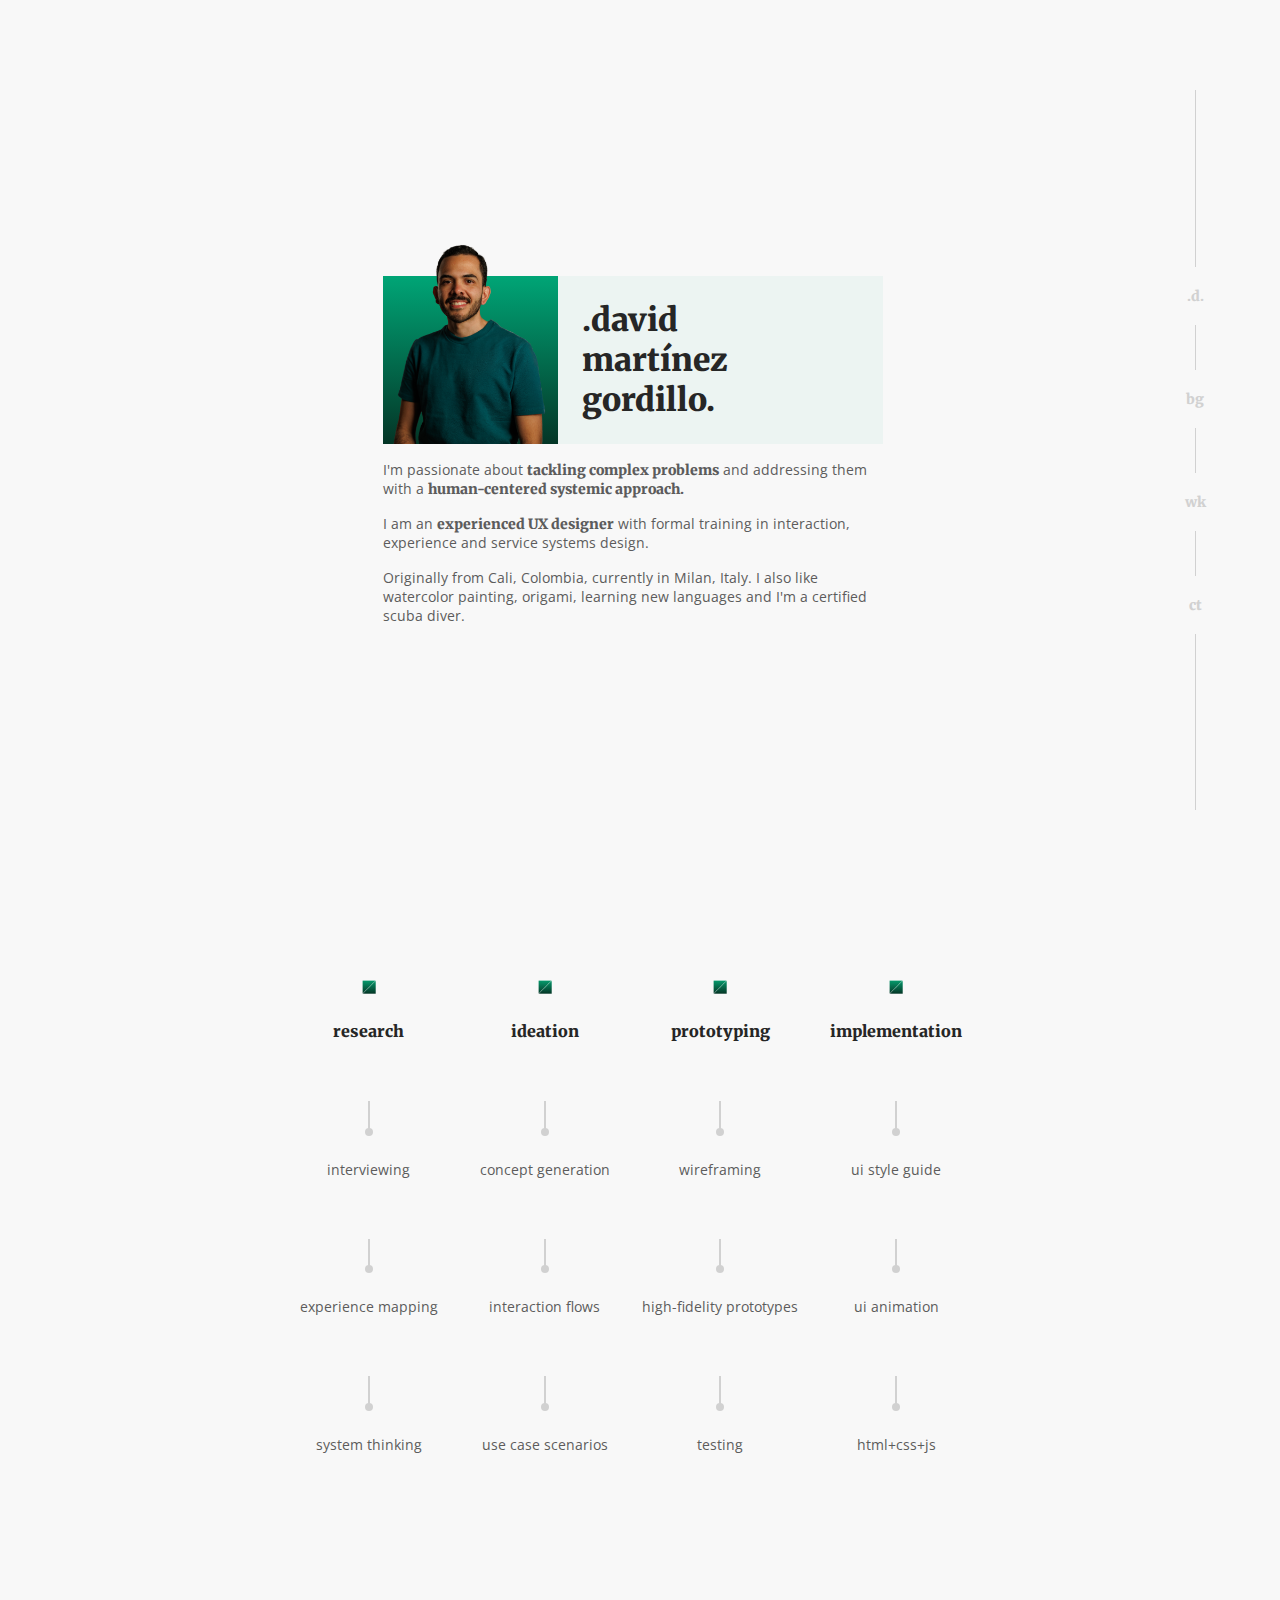
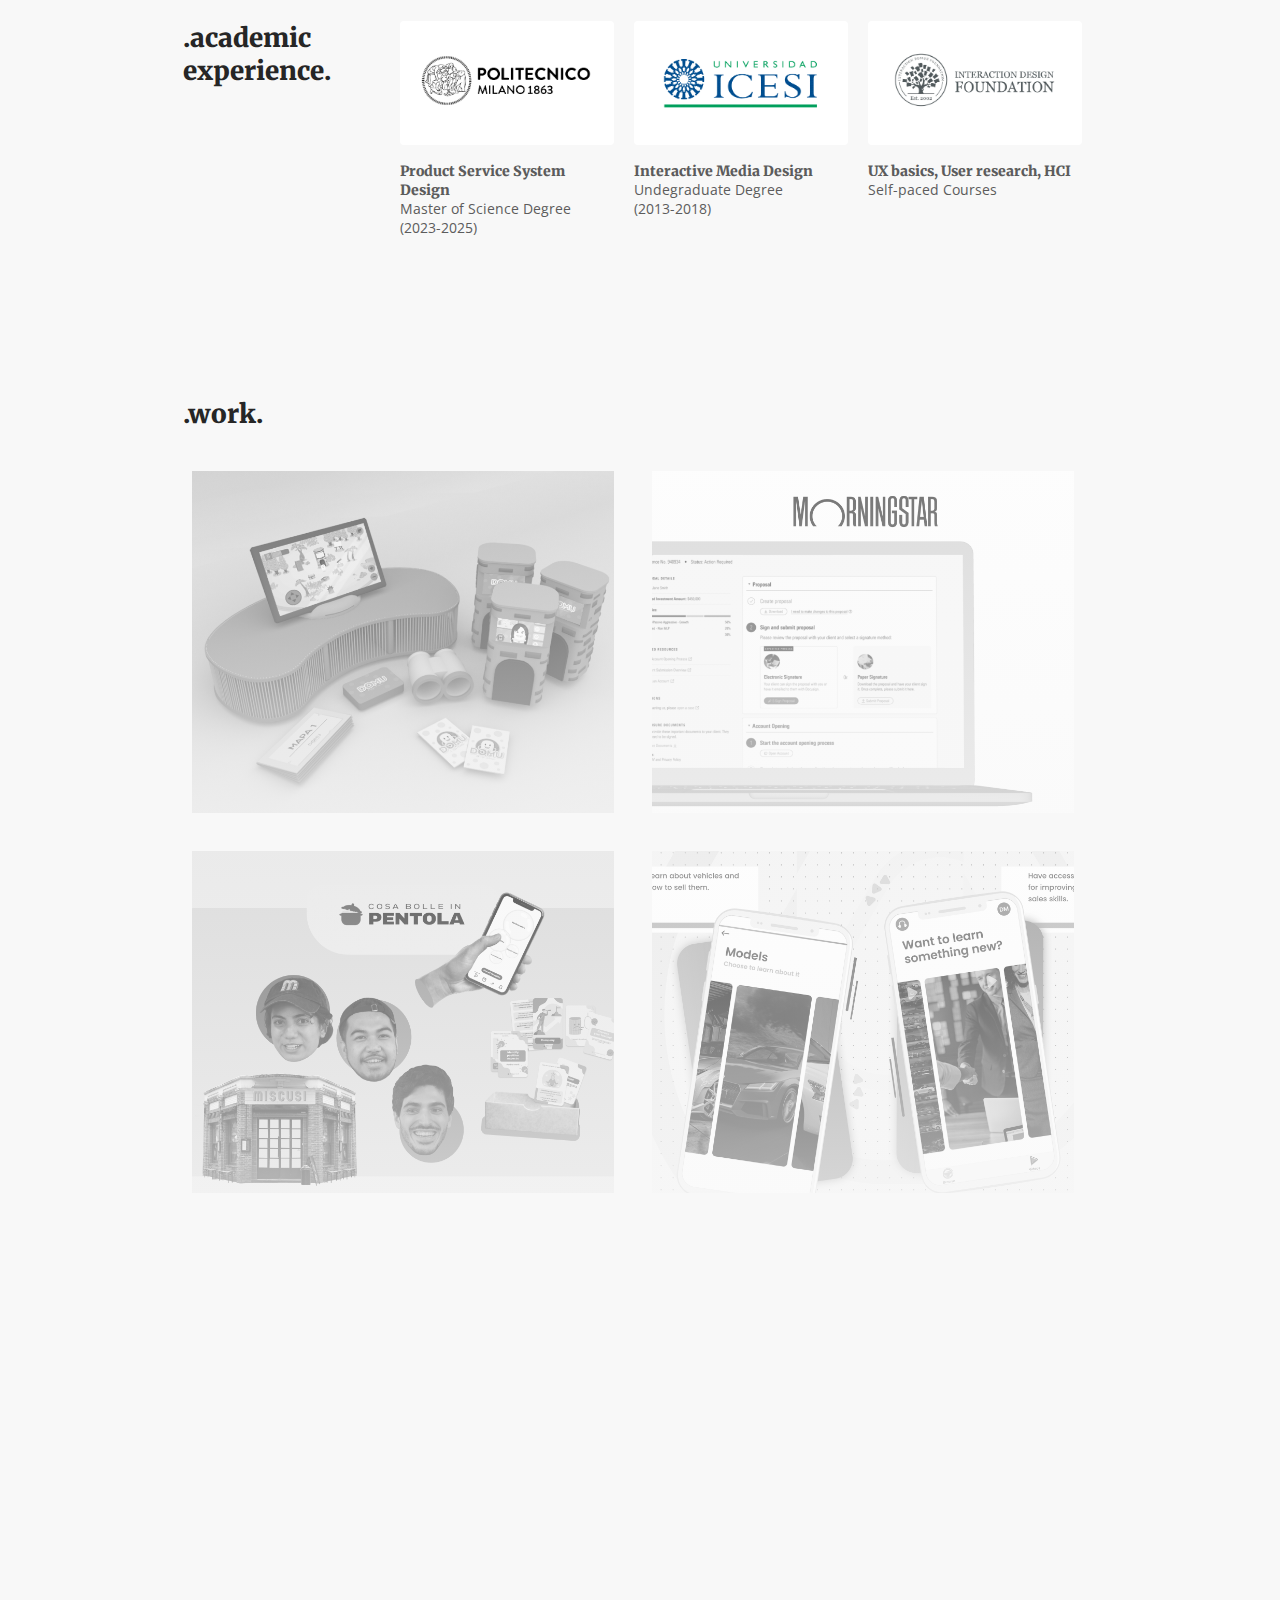
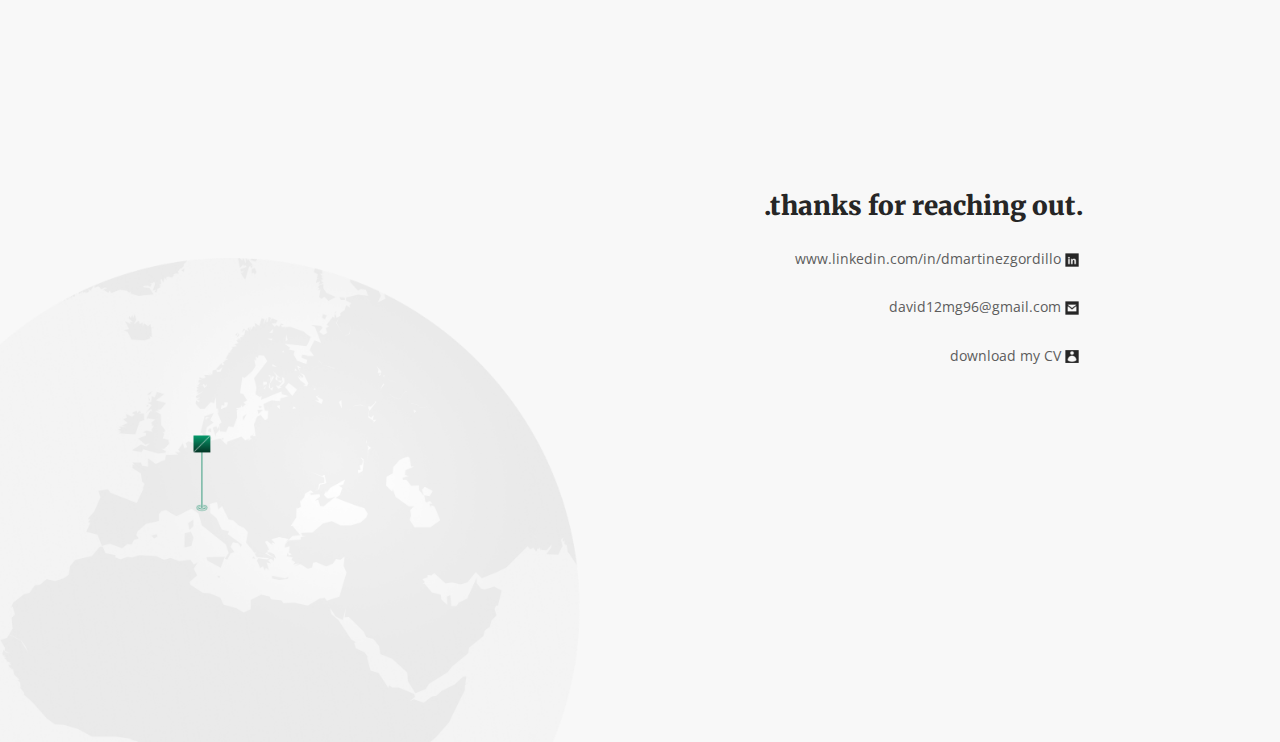
<file: index.html>
<!DOCTYPE html>
<html lang="en">

<head>
    <meta charset="UTF-8">
    <title>.david.</title>
    <meta name="description" content="Tackling complex problems with a human-centered systemic approach.">
    <meta name="author" content="David Martínez Gordillo">
    <meta name="viewport" content="width=device-width, initial-scale=1.0">


    <!-- Twitter Card data -->
    <meta name="twitter:card" value="summary">
    <!-- Open Graph data -->
    <meta property="og:title" content="David Martínez Gordillo" />
    <meta property="og:type" content="article" />
    <meta property="og:url" content="https://davmg.github.io/" />
    <meta property="og:image" content="https://davmg.github.io/imgs/icn-david-card.png" />
    <meta property="og:description" content="Tackling complex problems with a human-centered systemic approach." />
    <meta name="theme-color" content="#F8F8F8">

    <link rel="stylesheet" type="text/css" href="styles-global.css">
    <link rel="stylesheet" type="text/css" href="styles-home.css">

    <!-- Fonts -->
    <link
        href="https://fonts.googleapis.com/css?family=Arvo|Coming+Soon|Merriweather:400,700,700i|Open+Sans:400,700&display=swap"
        rel="stylesheet">

    <!-- Favicon -->
    <link rel="shortcut icon" type="image/ico" href="imgs/icn-david.png" />

    <!-- jquery -->
    <script src="https://ajax.googleapis.com/ajax/libs/jquery/1.9.1/jquery.min.js"></script>

    <script language="javascript">
        //Hide menu at top
        function scrollFunction() {
            var scrollPos = window.pageYOffset;
            var height = window.innerHeight;
            if (scrollPos >= -1) {
                document.getElementById("menu").style.position = "fixed";
                if (screen.width > 640) {
                    document.getElementById("menu").style.top = "0px";
                } else {
                    document.getElementById("menu").style.bottom = "0";
                    document.getElementById("menu").style.top = "auto";
                }
            } else {
                document.getElementById("menu").style.position = "absolute";
                if (screen.width > 640) {
                    document.getElementById("menu").style.top = "100vh";
                } else {
                    document.getElementById("menu").style.top = "calc(200vh - 60px)";
                }
            }


            let mainNavLinks = document.querySelectorAll("nav .nav-element");
            let mainSections = document.querySelectorAll("section");

            let lastId;
            let cur = [];
            let fromTop = window.scrollY;
            var i = 0;
            var labelsDefault = [".d.", "bg", "wk", "ct"];
            var labelsSelected = [".d.", "background", "work", "contact"];

            mainNavLinks.forEach(link => {
                let section = document.querySelector(link.hash);
                if (
                    section.offsetTop <= fromTop &&
                    section.offsetTop + section.offsetHeight > fromTop
                ) {
                    if (link.id == "nav-d") {
                        link.classList.add("nav-main-selected");
                    } else {
                        link.classList.add("nav-selected");
                    }
                    link.querySelector("h6").innerHTML = labelsSelected[i];
                } else {
                    link.classList.remove("nav-selected");
                    link.classList.remove("nav-main-selected");
                    link.querySelector("h6").innerHTML = labelsDefault[i];
                }
                i++;
            });

            console.log(fromTop+" - "+document.getElementById("contact").offsetTop+" - "+document.getElementById("contact").offsetHeight);
        }
        window.onscroll = scrollFunction;

        // var navItems = null;
        // window.onload = function () {
        //     navItems = document.getElementsByClassName("nav-element");
        //     for (var i = 0; i < navItems.length; i++) {
        //         // navItems[i].addEventListener('click', select, false);
        //     }
        // }

        // function select() {
        //     for (var i = 0; i < navItems.length; i++) {
        //         if (navItems[i] != this) {
        //             navItems[i].classList.remove("nav-selected");
        //             navItems[i].classList.remove("nav-main-selected");
        //             navItems[i].querySelector("h6").innerHTML = labelsDefault[i];
        //         } else {
        //             if (this.id == "nav-d") {
        //                 navItems[i].classList.add("nav-main-selected");
        //             } else {
        //                 navItems[i].classList.add("nav-selected");
        //             }
        //             navItems[i].querySelector("h6").innerHTML = labelsSelected[i];
        //         }
        //     }
        // }
    </script>

    <script language="javascript">
        $(function () {
            // Scroll to anchor
            $('nav').find('a[href*=#]').click(function () {
                if (location.pathname.replace(/^\//, '') == this.pathname.replace(/^\//, '') && location.hostname == this.hostname) {
                    var $target = $(this.hash);
                    $target = $target.length && $target || $('[name=' + this.hash.slice(1) + ']');
                    if ($target.length) {
                        var targetOffset = $target.offset().top;
                        $('html,body').animate({ scrollTop: targetOffset }, 500);
                        return false;
                    }
                }
            });

            $('header').find('a[href*=#]').click(function () {
                if (location.pathname.replace(/^\//, '') == this.pathname.replace(/^\//, '') && location.hostname == this.hostname) {
                    var $target = $(this.hash);
                    $target = $target.length && $target || $('[name=' + this.hash.slice(1) + ']');
                    if ($target.length) {
                        var targetOffset = $target.offset().top;
                        $('html,body').animate({ scrollTop: targetOffset }, 500);
                        return false;
                    }
                }
            });

            //Fade out
            $('#work').find('.project-thumb').click(function (e) {
                link_href = this.href;
                $('body').fadeOut(300, function () {
                    window.location.href = link_href;
                });
                return false;
            });
        });
    </script>

</head>

<body onload="document.body.style.opacity='1'">
    <nav id="menu">
        <div id="nav-line"></div>
        <a href="#intro" id="nav-d" class="nav-element">
            <h6>.d.</h6>
        </a>
        <a href="#knowledge" id="nav-kn" class="nav-element">
            <h6>bg</h6>
        </a>
        <a href="#work" id="nav-wk" class="nav-element">
            <h6>wk</h6>
        </a>
        <a href="#contact" id="nav-ct" class="nav-element">
            <h6>ct</h6>
        </a>
    </nav>
    <section id="intro">
        <div id="content-intro">
            <div id="intro-header">
                <div id="photo-container">
                    <img src="imgs/photo_d.png" id="photo">
                </div>
                <h2>.david martínez gordillo.</h2>
            </div>
            <div id="text-highlight">
                <p>I'm passionate about <em>tackling complex problems</em> and addressing them with a
                    <em>human-centered systemic approach.</em>
                </p>
                <p>I am an <em>experienced UX designer</em> with formal training in interaction, experience and
                    service systems design.</p>
                <p>Originally from Cali, Colombia, currently in Milan, Italy. I also like watercolor painting,
                    origami, learning new languages and I'm a certified scuba diver.</p>
            </div>
        </div>
    </section>
    <section id="knowledge">
        <div id="content-knowledge">
            <div id="list-skills">
                <div class="skill skill-main">
                    <img src="imgs/square.png" class="square-knowledge">
                    <h6>research</h6>
                </div>
                <div class="skill skill-main">
                    <img src="imgs/square.png" class="square-knowledge">
                    <h6>ideation</h6>
                </div>
                <div class="skill skill-main">
                    <img src="imgs/square.png" class="square-knowledge">
                    <h6>prototyping</h6>
                </div>
                <div class="skill skill-main">
                    <img src="imgs/square.png" class="square-knowledge">
                    <h6>implementation</h6>
                </div>
                <div class="skill skill-A">
                    <div class="line-skill"></div>
                    <div class="dot-skill"></div>
                    <h6>interviewing</h6>
                </div>
                <div class="skill skill-A">
                    <div class="line-skill"></div>
                    <div class="dot-skill"></div>
                    <h6>concept generation</h6>
                </div>
                <div class="skill skill-A">
                    <div class="line-skill"></div>
                    <div class="dot-skill"></div>
                    <h6>wireframing</h6>
                </div>
                <div class="skill skill-A">
                    <div class="line-skill"></div>
                    <div class="dot-skill"></div>
                    <h6>ui style guide</h6>
                </div>
                <div class="skill skill-A">
                    <div class="line-skill"></div>
                    <div class="dot-skill"></div>
                    <h6>experience mapping</h6>
                </div>
                <div class="skill skill-A">
                    <div class="line-skill"></div>
                    <div class="dot-skill"></div>
                    <h6>interaction flows</h6>
                </div>
                <div class="skill skill-A">
                    <div class="line-skill"></div>
                    <div class="dot-skill"></div>
                    <h6>high-fidelity prototypes</h6>
                </div>
                <div class="skill skill-A">
                    <div class="line-skill"></div>
                    <div class="dot-skill"></div>
                    <h6>ui animation</h6>
                </div>
                <div class="skill skill-A">
                    <div class="line-skill"></div>
                    <div class="dot-skill"></div>
                    <h6>system thinking</h6>
                </div>
                <div class="skill skill-A">
                    <div class="line-skill"></div>
                    <div class="dot-skill"></div>
                    <h6>use case scenarios</h6>
                </div>
                <div class="skill skill-A">
                    <div class="line-skill"></div>
                    <div class="dot-skill"></div>
                    <h6>testing</h6>
                </div>
                <div class="skill skill-A">
                    <div class="line-skill"></div>
                    <div class="dot-skill"></div>
                    <h6>html+css+js</h6>
                </div>
            </div>
            <!--Close list-->
        </div>
        <div id="content-academic" class="flex-row">
            <h3 class="col-2">.academic experience.</h3>
            <div id="academias" class="col-8">
                <div class="academia">
                    <div class="logo-container">
                        <a href="https://www.pssd.polimi.it/index.html" target="_blank"><img
                                src="imgs/logo_polimi.png">
                            </a>
                    </div>
                    <p><em>Product Service System Design</em><br> Master of Science Degree <br>(2023-2025)</p>
                </div>
                <div class="academia">
                    <div class="logo-container">
                        <a href="https://www.icesi.edu.co/programas/ingenieria-diseno-y-ciencias-aplicadas/diseno-de-medios-interactivos/"
                            target="_blank"><img src="imgs/logo_icesi.png"></a>
                    </div>
                    <p><em>Interactive Media Design</em><br> Undegraduate Degree <br>(2013-2018)</p>
                </div>
                <div class="academia">
                    <div class="logo-container">
                        <a href="https://www.interaction-design.org/david-martinez" target="_blank"><img
                                src="imgs/logo_idf.png"></a>
                    </div>
                    <p><em>UX basics, User research, HCI </em><br> Self-paced Courses</p>
                </div>
            </div>
        </div> <!--Close academic-->
    </section>
    <!--Close Skills-->
    <section id="work">
        <div class="flex-row">
            <h3 class="col-10">.work.</h3>
        </div>
        <div id="content-work" class="flex-row">
            <a class="project-thumb col-5" href="domu.html">
                <div id="thumb-domu" class="thumb-img"></div>
                <div class="thumb-gradient"></div>
                <div class="hover-effects">
                    <div class="thumb-gradient-hover"></div>
                    <img class="thumb-x" src="imgs/tmb_x.png">
                    <div class="thumb-text">
                        <h4>Domu</h4>
                        <p>Pediatric hospitalization experience</p>
                    </div>
                </div>
            </a>
            <a class="project-thumb col-5" href="morningstar.html">
                <div id="thumb-mor" class="thumb-img"></div>
                <div class="thumb-gradient"></div>
                <div class="hover-effects">
                    <div class="thumb-gradient-hover"></div>
                    <img class="thumb-x" src="imgs/tmb_x.png">
                    <div class="thumb-text">
                        <h4>Morningstar TAMP</h4>
                        <p>Financial advisors asset management platform</p>
                    </div>
                </div>
            </a>
            <a class="project-thumb col-5" href="miscusi.html">
                <div id="thumb-mis" class="thumb-img"></div>
                <div class="thumb-gradient"></div>
                <div class="hover-effects">
                    <div class="thumb-gradient-hover"></div>
                    <img class="thumb-x" src="imgs/tmb_x.png">
                    <div class="thumb-text">
                        <h4>Cosa Bolle in Pentola</h4>
                        <p>Employee communication and recognition system</p>
                    </div>
                </div>
            </a>
            <a class="project-thumb col-5" href="mimic.html">
                <div id="thumb-mimic" class="thumb-img"></div>
                <div class="thumb-gradient"></div>
                <div class="hover-effects">
                    <div class="thumb-gradient-hover"></div>
                    <img class="thumb-x" src="imgs/tmb_x.png">
                    <div class="thumb-text">
                        <h4>Mimic</h4>
                        <p>Sales people training</p>
                    </div>
                </div>
            </a>
        </div>
    </section>
    <section id="contact">
        <img id="globe" src="imgs/globe.png">
        <div id="content-contact" class="flex-row">
            <div class="col-6"></div>
            <div id="contact-items" class="col-4">
                <h3>.thanks for reaching out.</h3>
                <a class="contact-item" href="https://www.linkedin.com/in/dmartinezgordillo" target="_blank">
                    <p>www.linkedin.com/in/dmartinezgordillo</p>
                    <img class="icn-contact" src="imgs/icn_in.png">
                </a>
                <a class="contact-item" href="mailto:david12mg96@gmail.com" target="_blank">
                    <p>david12mg96@gmail.com</p>
                    <img class="icn-contact" src="imgs/icn_mail.png">
                </a>
                <a class="contact-item" href="cv/cv_DavidMartinez_EN.pdf" download target="_blank">
                    <p>download my CV</p>
                    <img class="icn-contact" src="imgs/icn_cv.png">
                </a>
            </div>
        </div>
    </section>
</body>
</file>
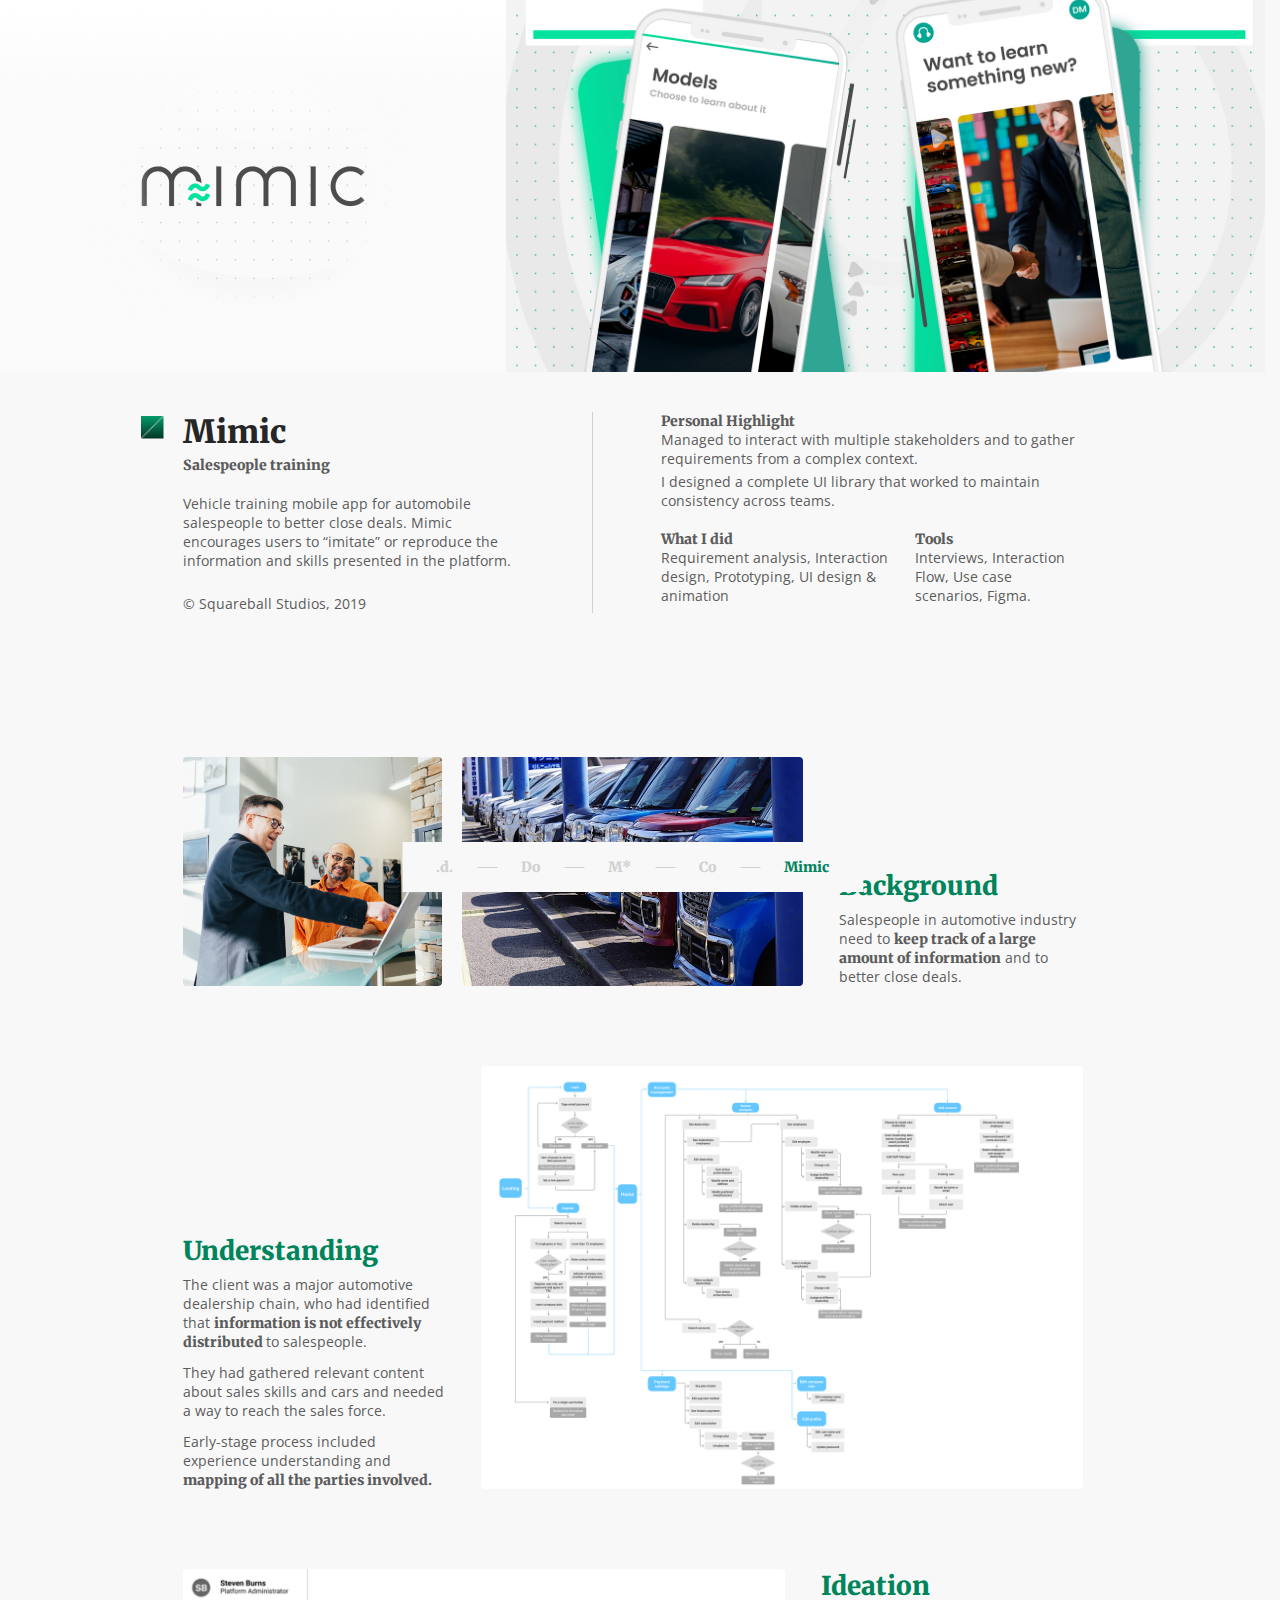
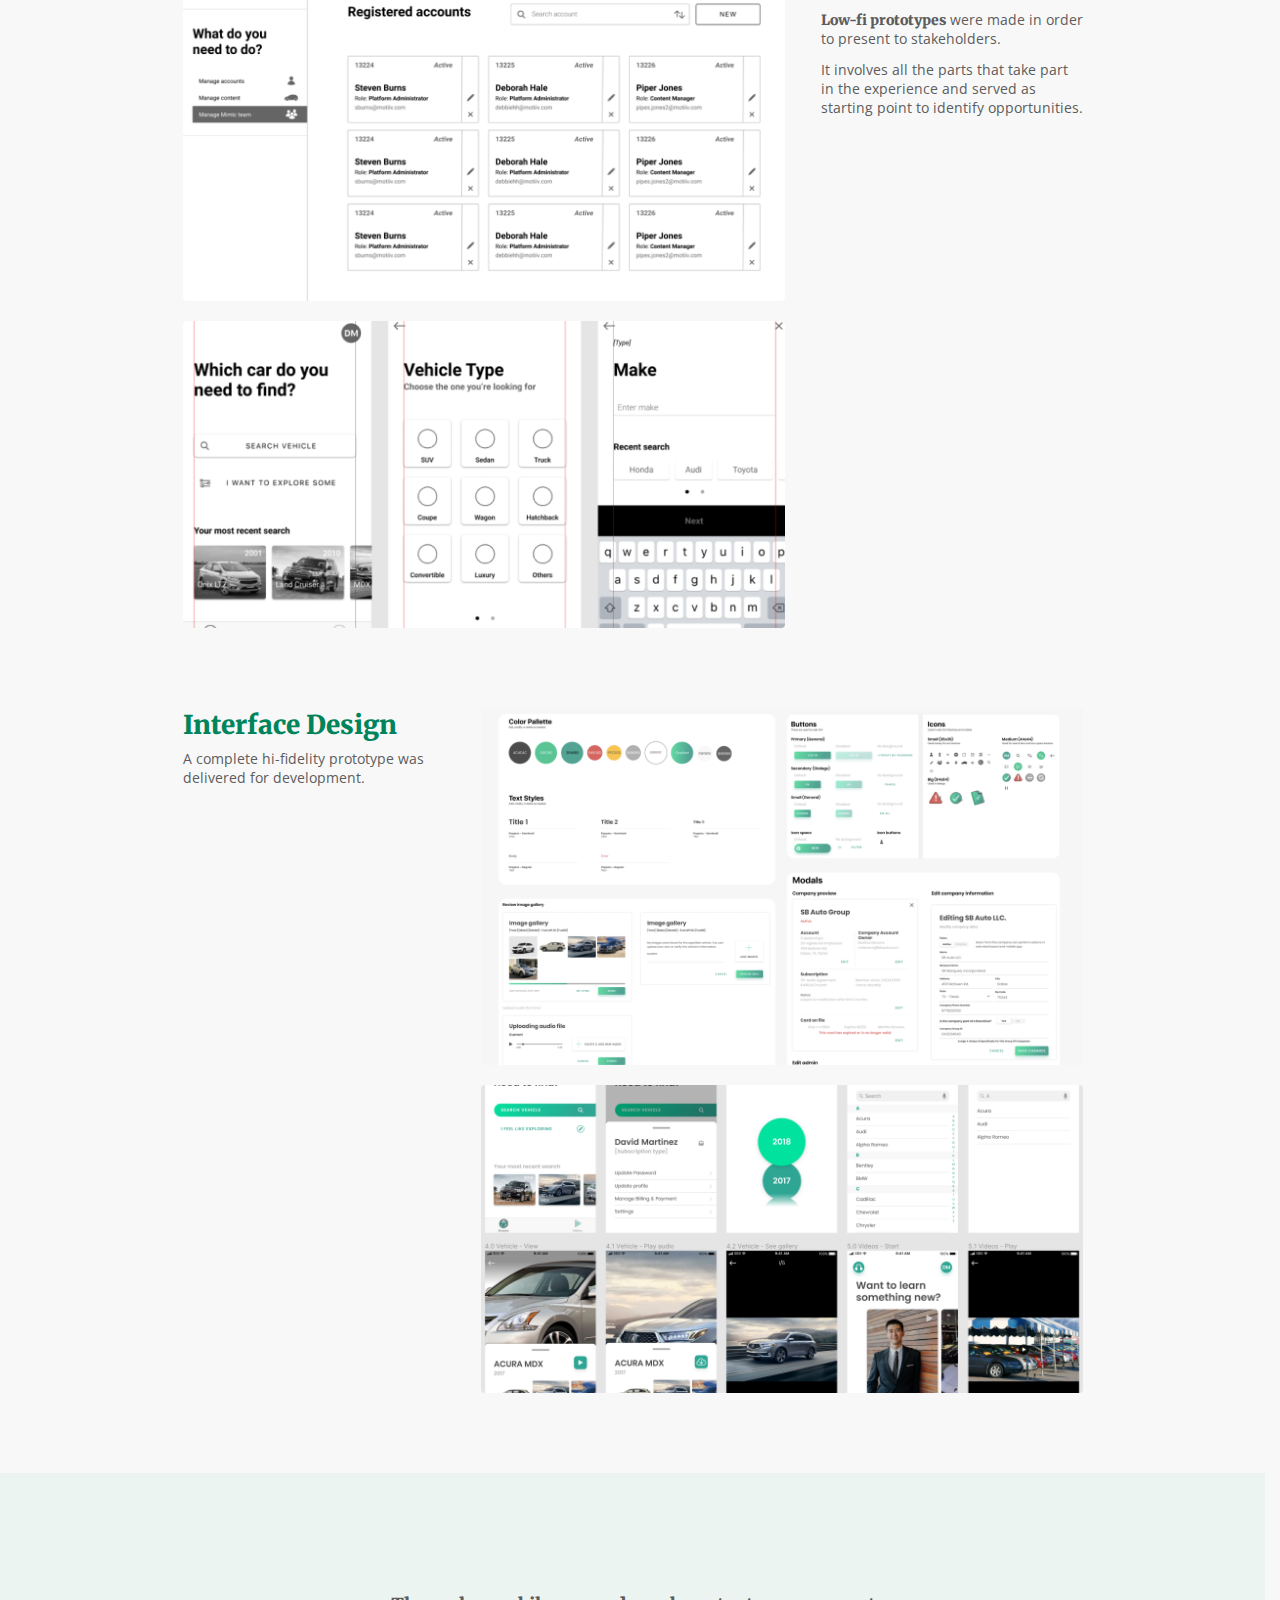
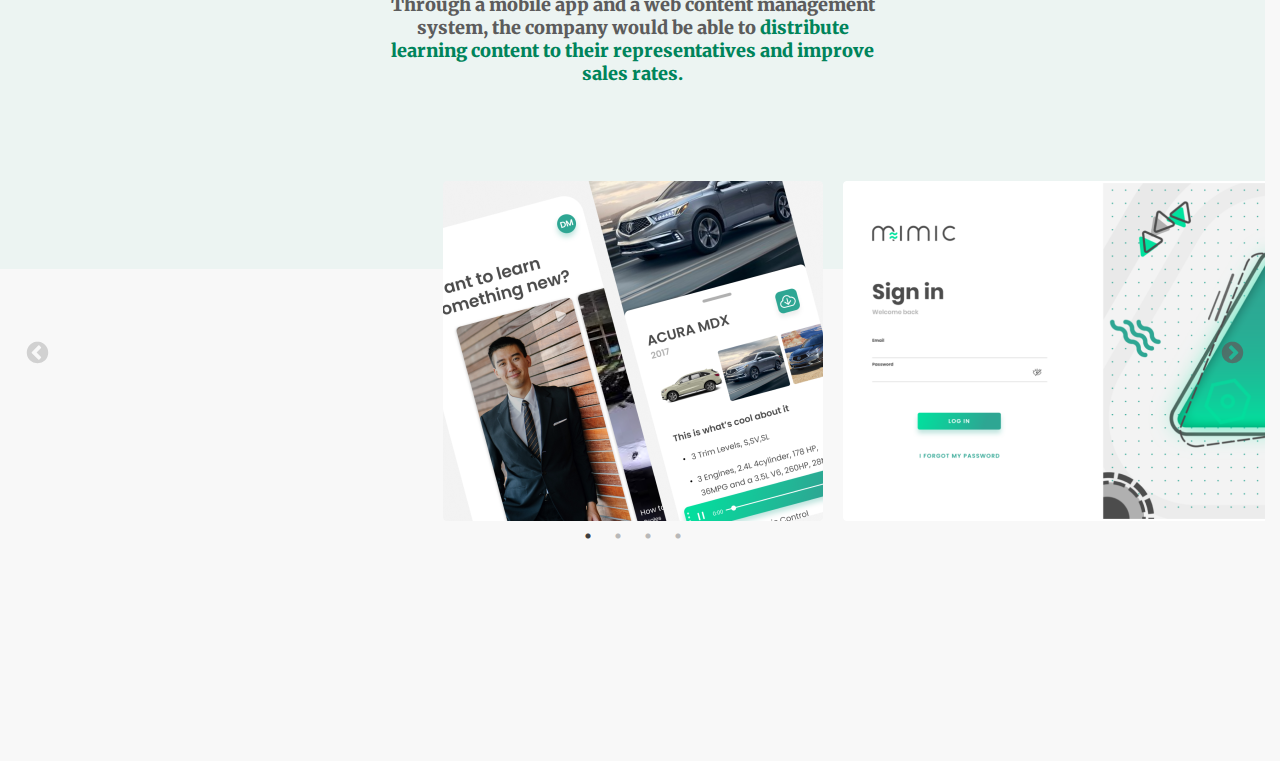
<file: mimic.html>
<!DOCTYPE html>
<html lang="en">

<head>
    <!-- Fonts -->
    <link
        href="https://fonts.googleapis.com/css?family=Arvo:400|Coming+Soon:400|Merriweather:400,700,900|Open+Sans:400,700&display=block"
        rel="stylesheet">

    <meta charset="UTF-8">
    <title>.david.</title>
    <meta name="description" content="Tackling complex problems with a human-centered systemic approach.">
    <meta name="author" content="David Martínez Gordillo">
    <meta name="viewport" content="width=device-width, initial-scale=1.0">


    <!-- Twitter Card data -->
    <meta name="twitter:card" value="summary">
    <!-- Open Graph data -->
    <meta property="og:title" content="David Martínez Gordillo" />
    <meta property="og:type" content="article" />
    <meta property="og:url" content="https://davmg.github.io/" />
    <meta property="og:image" content="https://davmg.github.io/imgs/icn-david-card.png" />
    <meta property="og:description" content="Tackling complex problems with a human-centered systemic approach." />
    <meta name="theme-color" content="#F8F8F8">

    <link rel="stylesheet" type="text/css" href="styles-global.css">
    <link rel="stylesheet" type="text/css" href="styles-projects.css">


    <!-- Favicon -->
    <link rel="shortcut icon" type="image/ico" href="imgs/icn-david.png" />

    <!-- jquery -->
    <script src="https://ajax.googleapis.com/ajax/libs/jquery/1.9.1/jquery.min.js"></script>

    <!-- Slick carousel -->
    <link rel="stylesheet" type="text/css" href="slick/slick.css" />
    <!-- // Add the new slick-theme.css if you want the default styling -->
    <link rel="stylesheet" type="text/css" href="slick/slick-theme.css" />

    <script type="text/javascript" src="slick/slick.min.js"></script>
    <script type="text/javascript">
        $(document).ready(function () {
            $('.projects-carousel').slick({
                dots: true,
                infinite: false,
                speed: 300,
                slidesToShow: 1,
                centerMode: true,
                variableWidth: true
            });
        });
    </script>

    <script language="javascript">

        /* $(function () {
            //Fade out
            $('nav').find('.nav-element').click(function (e) {
                link_href = this.href;
                $('#wrapper').fadeOut(300, function () {
                    window.location.href = link_href;
                });
                return false;
            });
        }); */
    </script>

</head>

<body onload="document.getElementById('wrapper').style.opacity='1'">
    <nav id="menu-projects">
            <div id="nav-line"></div>
            <a href="index.html#work" class="nav-element back">
                <p>.d.</p>
            </a>
            <a href="domu.html" class="nav-element nav-elem-p">
                <p>Do</p>
            </a>
            <a href="morningstar.html" class="nav-element nav-elem-p ">
                <p>M*</p>
            </a>
            <a href="miscusi.html" class="nav-element nav-elem-p">
                <p>Co</p>
            </a>
            <a href="mimic.html" class="nav-element nav-elem-p nav-selected">
                <p>Mimic</p>
            </a>
    </nav>
    <div id="wrapper">
        <section class="project-header">
            <div class="banner">
                <img class="banner-img-1" src="imgs/mimic/mim-im-01.png">
                <img class="banner-img-2" alt="" src="imgs/mimic/mim-im-02.png">
            </div>
            <div class="intro flex-row">
                <div class="project-desc-1 col-4">
                    <div class="project-name">
                        <h2 class="title">Mimic</h2>
                        <h4 class="project-subtitle">Salespeople training</h4>
                    </div>
                    <p>
                        Vehicle training mobile app for automobile salespeople to better close deals. Mimic encourages
                        users to “imitate” or reproduce the information and skills presented in the platform.
                    </p>
                    <p>© Squareball Studios, 2019</p>
                </div>
                <div class="col-1 separator-v-container">
                    <div class="separator-v"></div>
                </div>
                <div class="project-desc-2 col-5">
                    <div class="highlight">
                        <h4 class="project-subtitle">Personal Highlight</h4>
                        <p>Managed to interact with multiple stakeholders and to gather requirements from a complex
                            context.</p>
                        <p>I designed a complete UI library that worked to maintain consistency across teams.</p>
                    </div>
                    <div class="secondary-info">
                        <div class="what-i-did">
                            <h4 class="project-subtitle">What I did</h4>
                            <p>Requirement analysis, Interaction design, Prototyping, UI design & animation</p>
                        </div>
                        <div class="tools">
                            <h4 class="project-subtitle">Tools</h4>
                            <p>Interviews, Interaction Flow, Use case scenarios, Figma.</p>
                        </div>
                    </div>
                </div>
                <img class="square" alt="" src="imgs/square.png">
            </div>
        </section>

        <div class="flex-row project-row">
            <div class="col-3">
                <img class="project-photo" alt="" src="imgs/mimic/mim-im-03.png">
            </div>
            <div class="col-4">
                <img class="project-photo" alt="" src="imgs/mimic/mim-im-04.png">
            </div>
            <div class="col-3 text-container l-padding align-bottom">
                <h3 class="subtitle">Background</h3>
                <p>
                    Salespeople in automotive industry need to <em>keep track of a large amount of information</em> and
                    to better close deals.
                </p>
            </div>
        </div>

        <div class="flex-row project-row">
            <div class="col-3 text-container r-padding align-bottom">
                <h3 class="subtitle">Understanding</h3>
                <p>
                    The client was a major automotive dealership chain, who had identified that <em>information is not
                        effectively distributed </em>to salespeople.
                </p>
                <p>
                    They had gathered relevant content about sales skills and cars and needed a way to reach the sales
                    force.
                </p>
                <p>
                    Early-stage process included experience understanding and <em>mapping of all the parties
                        involved.</em>
                </p>
            </div>
            <div class="col-7">
                <img class="project-photo" alt="" src="imgs/mimic/mim-im-05.png">
            </div>
        </div>
        <div class="flex-row project-row">
            <div class="col-7 photo-container-v">
                <div>
                    <img class="project-photo" alt="" src="imgs/mimic/mim-im-06.png">
                </div>
                <div>
                    <img class="project-photo" alt="" src="imgs/mimic/mim-im-07.png">
                </div>
            </div>
            <div class="col-3 text-container l-padding align-top">
                <h3 class="subtitle">Ideation</h3>
                <p>
                    <em> Low-fi prototypes</em> were made in order to present to stakeholders.
                </p>
                <p>
                    It involves all the parts that take part in the experience and served as starting point to
                    identify
                    opportunities.
                </p>
            </div>
        </div>

        <div class="flex-row project-row">
            <div class="col-3 text-container r-padding align-top">
                <h3 class="subtitle">Interface Design</h3>
                <p>
                    A complete hi-fidelity prototype was delivered for development.
                </p>
            </div>
            <div class="col-7 photo-container-v">
                <div>
                    <img class="project-photo" alt="" src="imgs/mimic/mim-im-08.png">
                </div>
                <div>
                    <img class="project-photo" alt="" src="imgs/mimic/mim-im-09.png">
                </div>
            </div>
        </div>

        <section class="emphasis-section">
            <div class="flex-row project-row">
                <div class="col-2">
                </div>
                <div class="col-6">
                    <p class="emphasis-large">
                        Through a mobile app and a web content management system, the company would be able to
                        <em> distribute learning content to their representatives and improve sales rates.</em>
                    </p>
                </div>
                <div class="col-2">
                </div>
            </div>
        </section>
        <div id="carousel-mimic" class="projects-carousel">
            <img class="imgs-carousel" src="imgs/mimic/mim-im-10.png">
            <img class="imgs-carousel" src="imgs/mimic/mim-im-11.png">
            <img class="imgs-carousel" src="imgs/mimic/mim-im-12.png">
            <img class="imgs-carousel" src="imgs/mimic/mim-im-13.png">
        </div>

    </div>
</body>
</file>
<file: styles-global.css>
:root {
    /* fonts */
    --serif: 'Merriweather', serif;
    --sans-serif: 'Open Sans', sans-serif;
    /* font sizes */
    --font-size-xs: 12px;
    --text-body-size: 14px;
    --emphasis-size: 18px;
    --subtitles-size: 26px;
    --title-size: 32px;
    /* Colors */
    --bg: #f8f8f8;
    --bg-green: #ECF4F2;
    --light-green: #00A576;
    --light-gray: #d1d1d1;
    --dark-green: #00845b;
    --dark-gray: #5c5c5c;
    --color-white: #fff;
    --black: #262626;
    /* Spacing */
    --corner-radius: 4px;
    /* Paddings */
    --padding-base: 16px;
    --padding-171xl: 190px;
    /* Border radiuses */
    --br-9xs: 4px;

    /*Column setting*/
    --columns: 10;
    --gap: 10px;
    --gap-count:calc( var(--columns) - 1 );
    --basis: calc( calc( 100% / var(--columns) ) - calc( var(--gap) / var(--columns) * var(--gap-count) ) );
}

::selection {
    background-color: var(--light-green);
    color: white;
}

html {
    scrollbar-gutter: stable;
    font-display: block;
  }

body {
    padding: 0;
    margin: 0;
    background-color: var(--bg);
}

h2 {
    color: var(--black);
    font-family: var(--serif);
    font-size: var(--title-size);
    font-weight: 900;
    margin: 0;
}

h3 {
    color: var(--black);
    font-family: var(--serif);
    font-size: var(--subtitles-size);
    font-weight: 900;
    margin: 0;
}

h4 {
    color: var(--black);
    font-family: var(--serif);
    font-size: var(--emphasis-size);
    font-weight: 900;
    margin: 0;
}

p, li {
    font-family: var(--sans-serif);
    color: var(--dark-gray);
    font-weight: normal;
    font-size: var(--text-body-size);
    margin: 0;
    &:not(:last-child)  {
        margin-bottom: 4px;
    }
}

ul{
    margin: 0;
    padding-inline-start: 24px;
}

em {
    font-family: var(--serif);
    font-style: normal;
    font-weight: 900;
    margin: 0;
}

/*10 COLUMNS*/

*{
    box-sizing: border-box;
}

.flex-row {
    display: flex;
    flex-flow: row wrap;
    gap: 20px;
    max-width: 900px;
    margin: 0 auto;
    position: relative;
    width: 100%;
}

.flex-row > * {
  flex: 1; /* allow children to grow when space available */
}

.col-1  { flex-basis:  calc(var(--basis)*1) }
.col-2  { flex-basis:  calc(var(--basis)*2) }
.col-3  { flex-basis:  calc(var(--basis)*3) }
.col-4  { flex-basis:  calc(var(--basis)*4) }
.col-5  { flex-basis:  calc(var(--basis)*5) }
.col-6  { flex-basis:  calc(var(--basis)*6) }
.col-7  { flex-basis:  calc(var(--basis)*7) }
.col-8  { flex-basis:  calc(var(--basis)*8) }
.col-9  { flex-basis:  calc(var(--basis)*9) }
.col-10 { flex-basis:  calc(var(--basis)*10) }

@media (max-width: 1000px){
    .flex-row{
        max-width: 678px;
    }
}

@media (max-width: 768px){
    .flex-row{
        max-width: 640px;
    }

    .col-1  { flex-basis:  calc(var(--basis)*1) !important }
    .col-2  { flex-basis:  calc(var(--basis)*2) !important }
    .col-3  { flex-basis:  calc(var(--basis)*3) !important }
    .col-4  { flex-basis:  calc(var(--basis)*4) !important }
    .col-5  { flex-basis:  calc(var(--basis)*5) !important }
    .col-6  { flex-basis:  calc(var(--basis)*10) !important }
    .col-7  { flex-basis:  calc(var(--basis)*10) !important }
    .col-8  { flex-basis:  calc(var(--basis)*10) !important }
    .col-9  { flex-basis:  calc(var(--basis)*10) !important }
    .col-10 { flex-basis:  calc(var(--basis)*10) !important }
}

@media (max-width: 640px){
    :root {
        /* font sizes */
        --font-size-xs: 12px;
        --text-body-size: 14px;
        --emphasis-size: 16px;
        --subtitles-size: 22px;
        --title-size: 28px;
    }
    .flex-row{
        max-width: calc(100vw - 80px);
    }
    .col-1  { flex-basis:  calc(var(--basis)*5) !important }
    .col-2  { flex-basis:  calc(var(--basis)*5) !important }
    .col-3  { flex-basis:  calc(var(--basis)*5) !important }
    .col-4  { flex-basis:  calc(var(--basis)*10) !important }
    .col-5  { flex-basis:  calc(var(--basis)*10) !important }
    .col-6  { flex-basis:  calc(var(--basis)*10) !important }
    .col-7  { flex-basis:  calc(var(--basis)*10) !important }
    .col-8  { flex-basis:  calc(var(--basis)*10) !important }
    .col-9  { flex-basis:  calc(var(--basis)*10) !important }
    .col-10 { flex-basis:  calc(var(--basis)*10) !important }
}
</file>
<file: styles-home.css>
body {
    opacity: 0;
    transition: opacity 0.5s;
}

/* ---------HEADER----------  */
header {
    height: 100vh;
    width: 100%;
    /* display: none; */
}

#mesh-header-container {
    width: 100%;
    height: 55%;
    display: flex;
    align-items: stretch;
}

.mesh-header {
    width: 33.33%;
}

.mesh-header-square {
    position: absolute;
    width: 1%;
    min-width: 14px;
}

#mesh-header-square1 {
    left: calc(33.33% - 0.5%);
    top: calc(55vh * 0.6666 - 0.5%);
}

#mesh-header-square2 {
    left: calc(66.66% - 00.5%);
    top: calc(55vh * 0.3333 - 0.5%);
}

#logo-header {
    width: 100%;
    height: 45%;
    display: flex;
    justify-content: center;
    align-items: center;
}

#logo-header img {
    margin: 0;
    width: 10%;
    min-width: 150px;
}

/* ---------NAV----------  */
nav {
    position: absolute;
    top: 0;
    right: 30px;
    display: flex;
    flex-direction: column;
    align-items: center;
    justify-content: center;
    height: 100vh;
    width: 80px;
    z-index: 4;
}

#nav-line {
    width: 1px;
    height: 80%;
    position: absolute;
    background-color: var(--light-gray);
    margin: 10% 0;
    z-index: -2;
}

.nav-element {
    font-family: 'Merriweather', serif;
    font-weight: bold;
    font-size: 24px;
    color: var(--light-gray);
    margin: 2.5vh 0;
    padding: 20px 0;
    width: auto;
    text-align: center;
    background-color: var(--bg);
    border: none;
    outline: none;
    cursor: pointer;
    text-decoration: none;
    transition: 200ms;
}

.nav-element h6 {
    margin: 0;
    padding: 0;
    font-family: var(--serif);
    font-weight: 900;
    font-size: var(--text-body-size);
}

.nav-elem-p h6 {
    writing-mode: horizontal-tb !important;
}

.nav-main-selected h6 {
    color: var(--dark-green);
}

.nav-selected h6 {
    color: var(--dark-green);
    writing-mode: vertical-rl;
}

@media (max-width: 1170px) {
    nav {
        right: 0px;
    }
}

@media (max-width: 640px) {
    nav {
        background-color: var(--bg);
        position: fixed;
        bottom: 0;
        top: auto;
        padding: 4px 16px;
        flex-direction: row;
        justify-content: space-between;
        height: 50px;
        width: 100%;
        height: 50px;
        z-index: 4;
    }

    .nav-element {
        padding: 16px 6px;
        background: rgb(248, 248, 248);
        background: linear-gradient(180deg, rgba(248, 248, 248, 0) 0%, rgba(248, 248, 248, 1) 50%, rgba(248, 248, 248, 0) 100%);
    }

    #nav-line {
        width: 90%;
        height: 1px;
        margin: 0;
    }

    .nav-selected h6 {
        writing-mode: horizontal-tb;
    }
}

/* ---------INTRO----------  */

#intro {
    display: flex;
    justify-content: center;
    align-items: center;
    height: 100vh;
}

#content-intro {
    display: flex;
    flex-direction: column;
    justify-content: center;
    align-items: flex-end;
    max-width: 500px;
}

#intro-header {
    display: flex;
    align-items: stretch;
    flex-direction: row;
    margin-bottom: 16px;
    width: 100%;
}

#photo-container {
    position: relative;
    width: 35%;
    background: linear-gradient(180deg, var(--light-green), #043526);
}

#photo {
    width: 90%;
    max-width: 250px;
    position: absolute;
    bottom: 0;
    left: 50%;
    transform: translate(-50%, 0%);
}


#intro-header h2 {
    width: 45%;
    background-color: var(--bg-green);
    padding: 24px;
    padding-right: 70px;
    flex: 1;
}

#text-highlight {
    display: flex;
    flex-direction: column;
    gap: 12px;
}

.highlight-borders {}

.highlight-borders p {
    margin: 12px 0px;
}


@media (max-width: 768px) {

    .highlight-borders {
        padding: 12px 0;
    }
}


@media (max-width: 640px) {
    #photo-container {
        position: relative;
        width: 45%;
        background: linear-gradient(180deg, var(--light-green), #043526);
    }

    #photo {
        width: 65%;
    }

    #content-intro {
        width: 75%;
    }

    #intro-header h2 {
        padding-right: 24px;
        width: 45%;
    }
}

@media (max-width: 460px) {
    #photo {
        width: 80%;
    }
}

/* ---------KNOWLEDGE----------  */

#knowledge {
    padding: 80px 0;
    display: flex;
    flex-direction: column;
    justify-content: center;
    align-items: center;
    gap: 80px;
    min-height: calc(100vh - 160px);
}

#content-knowledge {
    width: 44%;
    height: auto;
    max-width: 800px;
    position: relative;
}


#list-skills {
    display: flex;
    flex-wrap: wrap;
    flex-direction: row;
    justify-content: space-between;
    align-content: center;
    position: relative;
    top: 0;
    left: -12%;
    width: 124%;
}

.skill {
    display: flex;
    flex-direction: column;
    justify-content: center;
    align-items: center;
    align-content: flex-start;
    text-align: center;
    width: 23.5%;
    position: relative;
    margin-bottom: 10.6%;
}

.square-knowledge {
    position: absolute;
    width: 14px;
    left: calc(50% - 7px);
    top: 0;
}

.dot-skill {
    width: 8px;
    height: 8px;
    border-radius: 50%;
    background-color: var(--light-gray);
    margin-top: -1%;
}

.line-skill {
    width: 2px;
    height: 50%;
    background-color: var(--light-gray);
    position: absolute;
    top: -42%;
}

.skill h6 {
    margin-top: 15%;
    margin-bottom: 9%;
    width: 100%;
    height: 26.8%;
    color: var(--dark-gray);
}

.skill-A h6 {
    font-weight: normal;
    font-size: 14px;
    font-family: var(--sans-serif);
}

.skill-B h6 {
    font-weight: normal;
    font-size: 14px;
    font-family: 'Arvo', serif;
    font-style: italic;
}

.skill-C h6 {
    font-weight: normal;
    font-size: 14px;
    font-family: 'Coming Soon', sans-serif;
}

.skill-main h6 {
    margin-top: 25%;
    color: var(--black) !important;
    font-family: var(--serif);
    font-style: normal;
    font-weight: 900;
    font-size: 16px;
}

#content-academic {
    display: flex;
    flex-direction: row;
    align-items: flex-start;
    flex-wrap: wrap;
}

#content-academic h2 {
    width: 200px;
    margin: 0 40px 0 0;
}

#academias {
    display: flex;
    flex-direction: row;
    flex-wrap: wrap;
    gap: 20px;
}

.academia {
    flex-basis: 40%;
    flex: 1;
    min-width: 210px;
    max-width: 48%;
}

.logo-container{
    background-color: white;
    border-radius: var(--corner-radius);
    margin-bottom: 16px;
}

.academia img {
    width: 100%;
    height: 120px;
    object-fit: contain;
}

@media (max-width: 768px) {
    #content-knowledge {
        width: 50%;
    }

    #content-academic {
        flex-direction: column;
        align-items: flex-start;
    }

    #content-academic h2 {
        margin: 0 0 40px 0;
    }

    .academia img {
        height: 100px;
    }
}

@media (max-width: 640px) {
    #content-knowledge {
        width: 70%;
        height: 90%;
    }

    .skill {
        margin-bottom: 17.6%;
    }

    .skill-main h6 {
        font-size: 12px !important;
    }

    .skill-A h6,
    .skill-B h6,
    .skill-C h6 {
        font-size: 10px !important;
    }
}

@media (max-width: 500px) {
    .skill {
        margin-bottom: 11.6%;
    }

    .academia{
        width: 100%;
        max-width: none;
    }

    .academia img {
        width: 100%;
        height: 80px;
    }
}

/* ---------WORK----------  */

#work {
    padding: 80px 0;
    display: flex;
    flex-direction: column;
    justify-content: center;
    align-items: center;
    gap: 32px;
}

#content-work {
    display: flex;
    align-content: flex-start;
    height: 100vh;
}

.project-thumb {
    position: relative;
    padding: 1%;
    height: 40%;
    max-height: 400px;
    cursor: pointer;
}

.thumb-big {
    width: 58%;
}

.thumb-small {
    width: 38%;
}

.thumb-half {
    width: 48%;
}

.thumb-img {
    width: 100%;
    height: 100%;
    background-size: cover;
    background-position: 50%;
    -webkit-filter: grayscale(100%);
    /* Chrome, Safari, Opera */
    filter: grayscale(100%);
    transition: 250ms;
}

.project-thumb:hover .thumb-img {
    -webkit-filter: grayscale(0%);
    /* Chrome, Safari, Opera */
    filter: grayscale(0%);
}

#thumb-domu {
    background-image: url("imgs/tmb_domu.png");
}

#thumb-mimic {
    background-image: url("imgs/tmb_mim.png");
}

#thumb-mor {
    background-image: url("imgs/tmb_mor.png");
}

#thumb-mis {
    background-image: url("imgs/tmb_mis.png");
}

.thumb-gradient {
    width: 100%;
    height: 100%;
    position: absolute;
    top: 0;
    left: 0;
    z-index: 1;
    background: rgba(248, 248, 248, 0.3);
    background: linear-gradient(180deg, rgba(248, 248, 248, 0.3) 0%, rgba(248, 248, 248, 0.7) 100%);
    transition: 250ms;
}

.project-thumb:hover .thumb-gradient {
    opacity: 0;
}

.thumb-gradient-hover {
    width: 100%;
    height: 100%;
    position: absolute;
    top: 0;
    left: 0;
    z-index: 1;
    background: rgba(248, 248, 248, 0.3);
    background: linear-gradient(180deg, rgba(248, 248, 248, 0) 0%, rgba(248, 248, 248, 1.0) 90%);
}

.hover-effects {
    opacity: 0;
    transition: 250ms;
}

.project-thumb:hover .hover-effects {
    opacity: 1;
}

.thumb-x {
    width: 100%;
    height: 100%;
    position: absolute;
    top: 0;
    left: 0;
}

.thumb-text {
    display: flex;
    flex-direction: column;
    position: absolute;
    bottom: 22px;
    left: 22px;
    z-index: 2;
    width: calc(100% - 44px);
}

.project-thumb h4 {
    font-family: 'Merriweather', serif;
    font-size: 24px;
    font-weight: 900;
    color: var(--black);
}

.project-thumb p {
    font-family: 'Open Sans', sans-serif;
    font-size: 14px;
    font-weight: normal;
    color: var(--dark-green);
}

.project-thumb .label-seemore {
    text-align: right;
    position: absolute;
    right: 22px;
    text-decoration: underline;
    color: var(--dark-gray);
    font-size: 12px;
    font-style: normal !important;
    font-family: 'Merriweather', serif;
    font-weight: 900;
}

@media (max-width: 768px) {
    #work {
        min-height: 100vh;
        height: auto !important;
    }

    #content-work {
        height: auto;
        max-height: none;
    }

    .project-thumb {
        height: 250px;
    }

    .thumb-gradient {
        opacity: 0;
    }

    .thumb-img {
        -webkit-filter: grayscale(0%);
        /* Chrome, Safari, Opera */
        filter: grayscale(0%);
    }

    .thumb-x {
        display: none;
    }

    .thumb-big,
    .thumb-small {
        width: 100%;
    }

    .hover-effects {
        opacity: 1;
    }
}

@media (max-width: 640px) {
    #content-work {
        width: 100%;
    }

    .project-thumb {
        height: 200px;
    }
}

/* ---------CONTACT----------  */

#contact {
    padding: 80px 0;
    position: relative;
    display: flex;
    justify-content: center;
    align-items: center;
    height: 100vh;
}

#globe {
    width: 46%;
    max-width: 1200px;
    position: absolute;
    bottom: 0;
    left: 0;
    z-index: -1;
}

#content-contact {
    display: flex;
    flex-wrap: wrap;
    justify-content: flex-end;
}

#contact-items {
    width: 36%;
}

#contact-items h3 {
    text-align: right;
}

.contact-item {
    display: flex;
    justify-content: flex-end;
    margin: 7.5% 0;
    text-decoration: none;
}

.contact-item:hover p {
    text-decoration: underline;
}

.contact-item p {
    margin: 0;
}

.icn-contact {
    width: 6%;
    height: 6%;
    min-width: 20px;
}


@media (max-width: 768px) {

    #contact {
        align-items: flex-start;
    }

    #globe {
        width: 86%;
    }

    #contact-items {
        width: 56%;
    }
}


@media (max-width: 640px) {
    #contact {
        padding: 40px 0;
        min-height: 650px;
        height: 101vh;
    }

    #content-contact {
        width: 85%;
    }

    #contact-items {
        width: 100%;
    }

    .contact-item {
        margin: 4.5% 0;
    }
}

/*-----PROJECTS-------*/
/* .project{
    width: 100%;
    padding: 60px 0;
}

.project-info{
    position: relative;
    width: 45%;
    max-width: 500px;
    margin-left: 22%;
    margin-bottom: 75px;
}

.project-info img{
    position: absolute;
    width: 24px;
    height: 24px;
    left: -44px;
    top: 6px;
}

.project-title em{
    font-size: 13px;
    font-style: normal;
    color: var(--dark-gray);
}

.projects-carousel{
    height: 360px;
    width: 100%;
    cursor: grab;
}

#legalapp{
    margin-bottom: 120px;
}

.slick-prev
{
    left: 22% !important;
    z-index: 2;
}

.slick-dots{
    padding-left: 22% !important;
    text-align: left !important;
    width: 78% !important;
}
 */

/* ---------NAV PROJECTS----------  */
/* #menu-projects{
    position: fixed;
    top: 0;
    left: 0;
    display: flex;
    flex-direction: column;
    align-items: center;
    justify-content: center;
    height: 100vh;
    width: 120px;
    padding-left: 40px;
    z-index: 4;
    background: rgb(248,248,248);
    background: linear-gradient(90deg, rgba(248,248,248,1) 0%, rgba(248,248,248,1) 92%, rgba(248,248,248,0) 100%);
}

.nav-elem-p{
    font-size: 18px;
    background: rgb(248,248,248);
    background: linear-gradient(90deg, rgba(248,248,248,0) 0%, rgba(248,248,248,1) 50%, rgba(248,248,248,0) 100%);
}

@media (max-width: 768px){
    .project-info{
        margin-left: 24%;
    }
    .slick-dots{
        padding-left: 24% !important;
        width: 76% !important;
    }
    #menu-projects{
        left: 0px;
        padding-left: 0px;
    }
}

@media (max-width: 640px){
    #menu-projects{
        top: calc(100vh - 60px);
        left: 0px;
        flex-direction: row;
        height: 50px;
        width: 100%;
        height: auto;
        z-index: 4;
        background: rgb(248,248,248);
        background: linear-gradient(180deg, rgba(248,248,248,0) 0%, rgba(248,248,248,1) 25%, rgba(248,248,248,1) 85%, rgba(248,248,248,0) 100%);
    }

    .nav-elem-p{
        width: 20%;
        margin: 0px 3%;
        padding: 20px 0%;
        background: rgb(248,248,248);
        background: linear-gradient(180deg, rgba(248,248,248,0) 0%, rgba(248,248,248,1) 50%, rgba(248,248,248,0) 100%);
    }

    .project-info{
        margin-left: 15%;
        width: 80%;
    }

    .slick-prev{
        left: 15px !important;
        z-index: 2;
    }
    .slick-next{
        right: 15px !important;
    }
    .slick-dots{
        padding-left: 0 !important;
        width: 100% !important;
        text-align: center !important;
    }
    .slick-dots li{
        margin: 0 2px !important;
    }
}
 */
</file>
<file: styles-projects.css>
body{
    padding-bottom: 120px;
}

#wrapper{
    opacity: 1;
    transition: opacity 0.5s;
}

/* ---------NAV----------  */
#menu-projects {
    background-color: var(--bg);
    position: fixed;
    bottom: 8px;
    padding: 18px 10px;
    left: 50%;
    transform: translate(-50%, 0%);
    display: flex;
    flex-direction: row;
    align-items: center;
    justify-content: space-between;
    height: 50px;
    text-align: center;
    font-size: var(--font-size-xs);
    color: var(--light-gray);
    font-family: var(--serif);
    gap: 20px;
    text-align: center;
    z-index: 4;
}

#nav-line {
    height: 1px;
    width: 90%;
    position: absolute;
    background-color: var(--light-gray);
    z-index: -2;
}

.nav-element {
    font-family: var(--serif);
    font-weight: bold;
    font-size: 12px;
    padding: 0 24px;
    text-align: center;
    background-color: var(--bg);
    border: none;
    outline: none;
    cursor: pointer;
    text-decoration: none;
}

.nav-element p {
    color: var(--light-gray);
    font-family: var(--serif);
    font-weight: 900;
    margin: 0;
    padding: 0;
    white-space: nowrap;
}

.nav-main-selected p {
    color: var(--dark-green);
}

.nav-selected p {
    color: var(--dark-green);
}

@media (max-width: 768px) {
    nav {
    }
}

@media (max-width: 640px) {
    #menu-projects{
        width: 100%;
        bottom: 0;
    }
    #menu-container{
        gap: 10px;
    }

    .nav-element {
        padding: 0 6px;
    }

    #nav-line {

    }

    .nav-selected h6 {

    }
}

/* ---------HEADER----------  */
.project-header {
    margin-bottom: 144px;
}

.banner {
    position: relative;
    height: 372px;
    width: 100%;
    display: flex;
    margin-bottom: 40px;
}

.banner-img-1,
.banner-img-2 {
    height: 100%;
    object-fit: cover;
}

.banner-img-1 {
    width: 40%;
}

.banner-img-2 {
    width: 60%;
}

.project-subtitle{
    font-size: var(--text-body-size);
    color: var(--dark-gray);
}

.square {
    width: 24px;
    height: 24px;
    position: absolute;
    margin: 0 !important;
    top: 3px;
    left: -43px;
}

.separator-v-container{
    display: flex;
    justify-content: center;
}

.separator-v{
    width: 1px;
    height: 100%;
    margin: 0 auto;
    position: absolute;
    background-color: var(--light-gray);
}

.project-desc-1, .project-desc-2{
    display: flex;
    flex-direction: column;
    align-items: flex-start;
    justify-content: flex-start;
    gap: 20px;
}

.project-name{
    width: 100%;
    position: relative;
    display: flex;
    flex-direction: column;
    align-items: flex-start;
    justify-content: center;
    gap: 4px;
}

.secondary-info{
    display: flex;
    flex-direction: row;
    align-items: flex-start;
    justify-content: flex-start;
    gap: 20px;
}

.subtitle{
    color: var(--dark-green);
}

.project-row, .highlight-section{
    &:not(:last-child)  {
        margin-bottom: 80px;
    }
}

.project-photo{
    border-radius: var(--corner-radius);
    width: 100%;
    height: 100%;
    object-fit: cover;
}

.text-container {
    display: flex;
    flex-direction: column;
    align-items: flex-start;
    gap: 8px;
}

.l-padding {
    padding: 0px 0px 0px 16px;
}

.r-padding {
    padding: 0px 16px 0px 0px;
}

.align-bottom{
    justify-content: flex-end;
}

.align-top{
    justify-content: flex-start;
}

.highlight-section{
    background-color: var(--bg-green);
    padding: 48px 0;
    width: 100%;
}

.emphasis-section{
    background-color: var(--bg-green);
    padding: 120px 0 184px;
    width: 100%;
}

.emphasis-large{
    font-family: var(--serif);
    font-size: var(--emphasis-size);
    font-weight: 900;
    text-align: center;
}

.emphasis-large em{
    color: var(--dark-green);
}

.photo-container-v{
    display: flex;
    flex-direction: column;
    gap: 20px;
}

.photo-container-h{
    display: flex;
    flex-direction: row;
    gap: 20px;
}

.projects-carousel{
    width: 100%;
    cursor: grab;
    margin-top: -88px;
    margin-bottom: 120px !important;
}

.projects-carousel img{
    margin-right: 20px;
}

#carousel-domu img{
    height: 240px;
}

#carousel-morningstar img, #carousel-mimic img{
    height: 340px;
}

.slick-prev{
    z-index: 2;
}

#video-miscusi{
    margin-top: -88px;
}

#video-miscusi video{
    width: 100%;
    border-radius: var(--corner-radius);
}

@media (max-width: 1010px) {
    .square{
        display: none;
    }
}

@media (max-width: 768px){
    .banner{
        height: 240px;
    }

    .l-padding {
        padding: 0px 0px 0px 0px;
    }

    .r-padding {
        padding: 0px 0px 0px 0px;
    }

    #video-miscusi .col-1{
        display: none;
    }
}

@media (max-width: 640px){
    .banner{
        height: auto;
        flex-wrap: wrap;
    }
    .banner-img-1{
        width: 100%;
    }

    .banner-img-2{
        width: 100%;
    }

    .title{
    }

    .separator-v{
        width: 100%;
        height: 1px;
    }

    .secondary-info{
        flex-direction: column;
    }

    .project-row{
        margin-bottom: 32px !important;
    }
    .text-container{
        order: 1;
    }

    .l-padding {
        padding: 0px 0px 0px 0px;
    }

    .r-padding {
        padding: 0px 0px 0px 0px;
    }

    #video-miscusi .col-1{
        display: none;
    }

}

/*-----PROJECTS-------*/
/* .project{
    width: 100%;
    padding: 60px 0;
}

.project-info{
    position: relative;
    width: 45%;
    max-width: 500px;
    margin-left: 22%;
    margin-bottom: 75px;
}

.project-info img{
    position: absolute;
    width: 24px;
    height: 24px;
    left: -44px;
    top: 6px;
}

.project-title em{
    font-size: 13px;
    font-style: normal;
    color: var(--dark-gray);
}

#legalapp{
    margin-bottom: 120px;
}

.slick-prev
{
    left: 22% !important;
    z-index: 2;
}

.slick-dots{
    padding-left: 22% !important;
    text-align: left !important;
    width: 78% !important;
}
 */

/* ---------NAV PROJECTS----------  */
/* #menu-projects{
    position: fixed;
    top: 0;
    left: 0;
    display: flex;
    flex-direction: column;
    align-items: center;
    justify-content: center;
    height: 100vh;
    width: 120px;
    padding-left: 40px;
    z-index: 4;
    background: rgb(248,248,248);
    background: linear-gradient(90deg, rgba(248,248,248,1) 0%, rgba(248,248,248,1) 92%, rgba(248,248,248,0) 100%);
}

.nav-elem-p{
    font-size: 18px;
    background: rgb(248,248,248);
    background: linear-gradient(90deg, rgba(248,248,248,0) 0%, rgba(248,248,248,1) 50%, rgba(248,248,248,0) 100%);
}

@media (max-width: 768px){
    .project-info{
        margin-left: 24%;
    }
    .slick-dots{
        padding-left: 24% !important;
        width: 76% !important;
    }
    #menu-projects{
        left: 0px;
        padding-left: 0px;
    }
}

@media (max-width: 640px){
    #menu-projects{
        top: calc(100vh - 60px);
        left: 0px;
        flex-direction: row;
        height: 50px;
        width: 100%;
        height: auto;
        z-index: 4;
        background: rgb(248,248,248);
        background: linear-gradient(180deg, rgba(248,248,248,0) 0%, rgba(248,248,248,1) 25%, rgba(248,248,248,1) 85%, rgba(248,248,248,0) 100%);
    }

    .nav-elem-p{
        width: 20%;
        margin: 0px 3%;
        padding: 20px 0%;
        background: rgb(248,248,248);
        background: linear-gradient(180deg, rgba(248,248,248,0) 0%, rgba(248,248,248,1) 50%, rgba(248,248,248,0) 100%);
    }

    .project-info{
        margin-left: 15%;
        width: 80%;
    }

    .slick-prev{
        left: 15px !important;
        z-index: 2;
    }
    .slick-next{
        right: 15px !important;
    }
    .slick-dots{
        padding-left: 0 !important;
        width: 100% !important;
        text-align: center !important;
    }
    .slick-dots li{
        margin: 0 2px !important;
    }
}
 */
</file>
